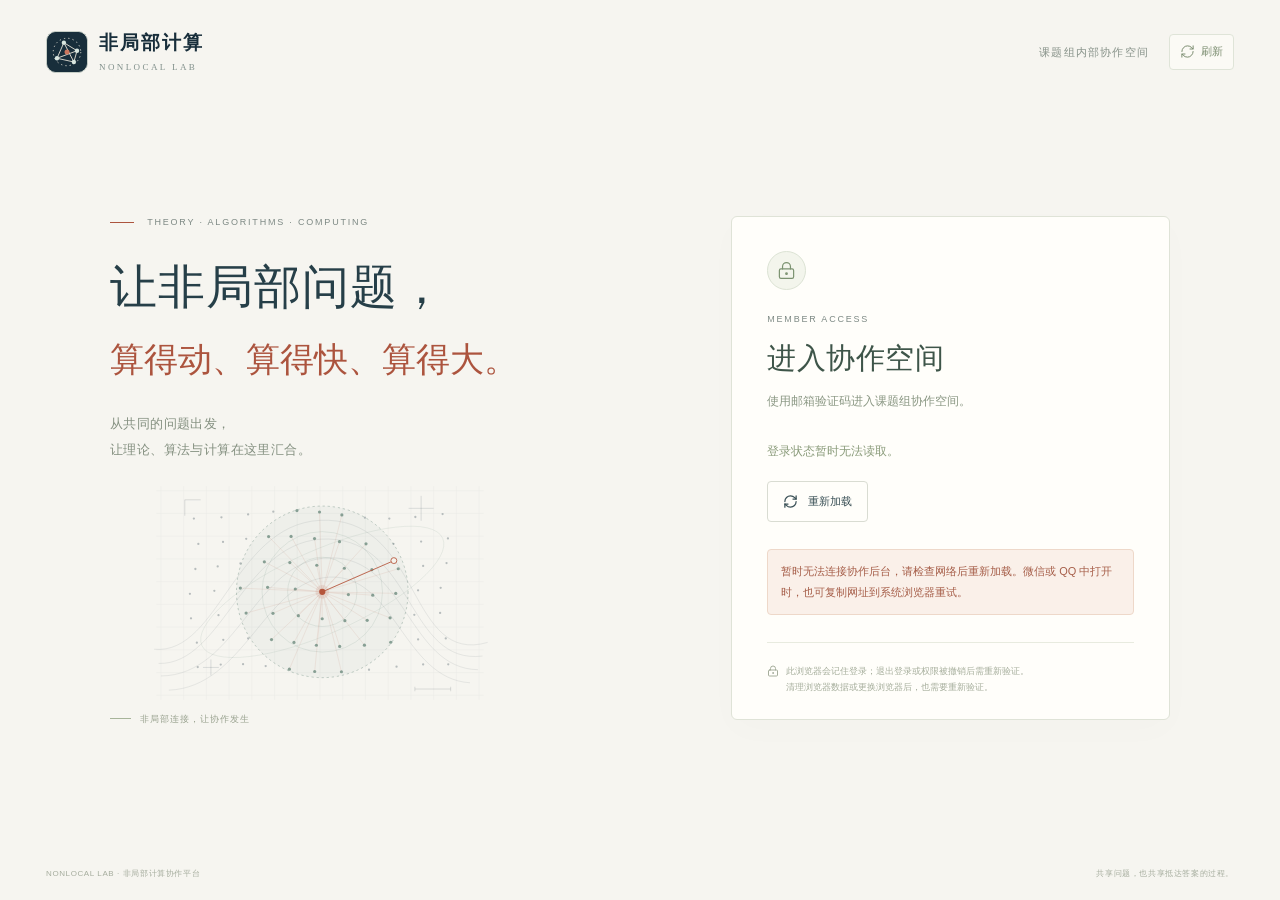
<file: index.html>
<!doctype html>
<html lang="zh-CN">
  <head>
    <meta charset="UTF-8" />
    <meta name="viewport" content="width=device-width, initial-scale=1.0" />
    <meta name="description" content="从非局部模型到可靠计算。课题组内部的研究、分组填报与协作空间。" />
    <meta name="theme-color" content="#182e3b" />
    <meta name="referrer" content="strict-origin-when-cross-origin" />
    <title>非局部计算协作平台</title>
    <link rel="icon" href="/favicon.svg" type="image/svg+xml" />
    <link rel="apple-touch-icon" href="/icon.svg" />
    <link rel="manifest" href="/manifest.webmanifest" />
    <script type="module" crossorigin src="/assets/pages-CtwvtX8n.js"></script>
    <link rel="stylesheet" crossorigin href="/assets/pages-Cxd0dv92.css">
  </head>
  <body>
    <div id="root"></div>
    <noscript>请启用 JavaScript，以登录并使用课题组协作平台。</noscript>
  </body>
</html>
</file>
